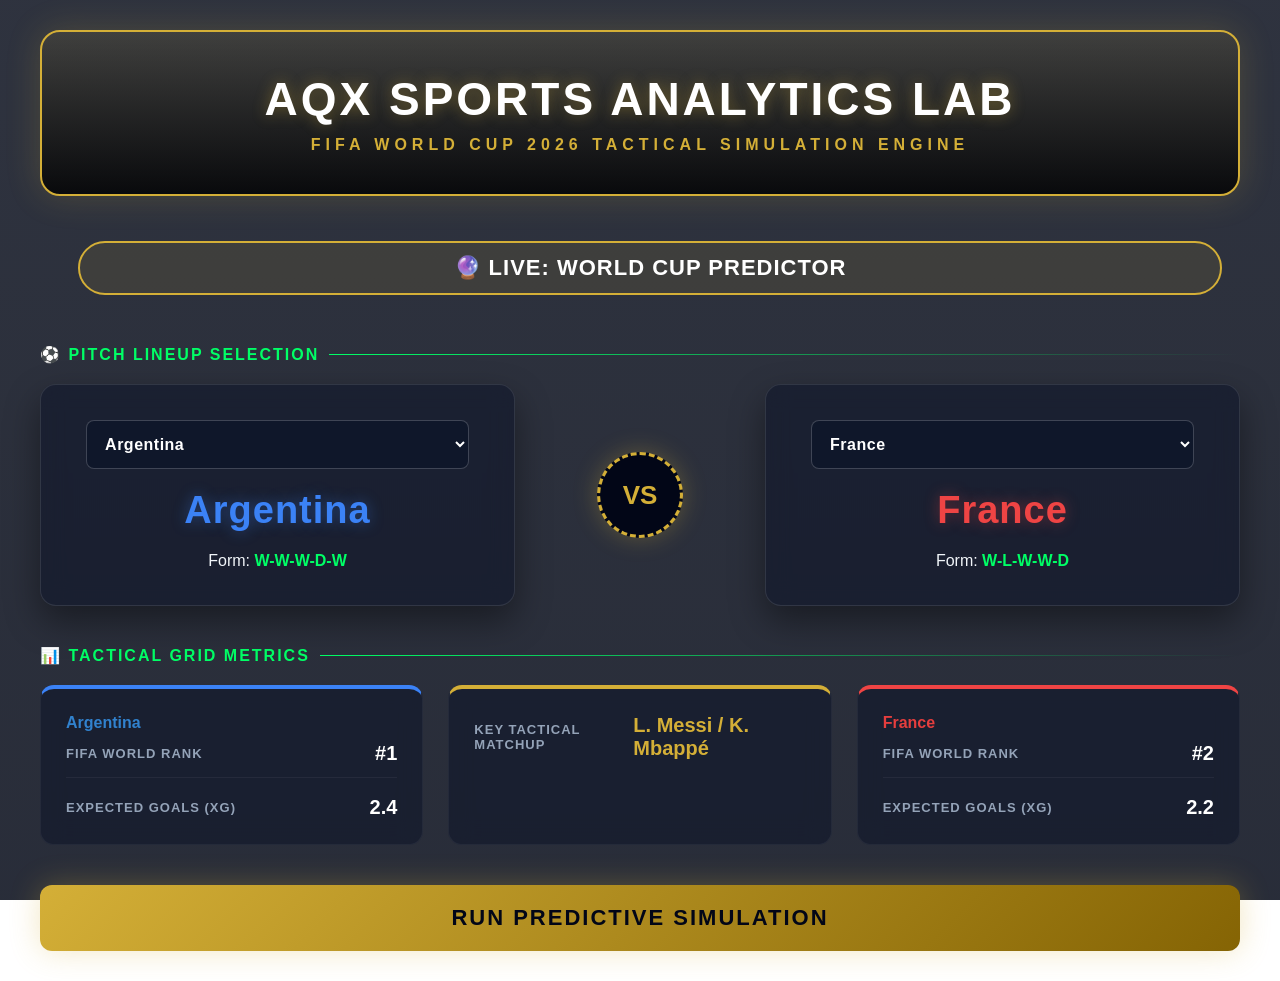
<file: index.html>
<!DOCTYPE html>
<html lang="en">
<head>
    <meta charset="UTF-8">
    <meta name="viewport" content="width=device-width, initial-scale=1.0">
    <title>AQX Sports Analytics - FIFA World Cup Arena</title>
    <style>
        body {
            font-family: 'Cabinet Grotesk', -apple-system, sans-serif;
            font-size: 16px;
            background: linear-gradient(-45deg, #020617, #0f172a, #062f19, #020617);
            background-image: linear-gradient(to bottom, rgba(10, 15, 29, 0.85), rgba(10, 15, 29, 0.95)),
            url('https://images.pexels.com/photos/1884574/pexels-photo-1884574.jpeg');
            background-size: 400% 400%;
            animation: gradientAnimation 100s ease infinite;
            background-attachment: fixed;
            color: #f1f5f9;
            margin: 0;
            padding: 30px;
            min-height: 100vh;
            overflow-x: hidden;
        }

        @keyframes gradientAnimation {
            0% { background-position: 0% 50%; }
            50% { background-position: 100% 50%; }
            100% { background-position: 0% 50%; }
        }

        .container {
            max-width: 1200px;
            margin: 0 auto;
            position: relative;
            z-index: 1;
        }

        .header-box {
            background: linear-gradient(180deg, rgba(212, 175, 55, 0.1) 0%, rgba(0, 0, 0, 0.8) 100%);
            border: 2px solid #d4af37;
            padding: 40px;
            border-radius: 20px;
            margin-bottom: 35px;
            text-align: center;
            box-shadow: 0 0 35px rgba(212, 175, 55, 0.2);
            position: relative;
            overflow: hidden;
        }

        .predictorbox {
            text-align: center;
            margin-bottom: 25px;
            padding: 10px;
            font-size: 22px;
            font-weight: 900;
            letter-spacing: 2px;
            border-radius: 12px;
            width: 100%;
        }

        .predictorbox a {
            display: inline-block;
            text-decoration: none;
            border: 2px solid #d4af37;
            border-radius: 50px;
            padding: 12px 30px;
            text-align: center;
            color: #ffffff;
            background: rgba(212, 175, 55, 0.1);
            font-weight: 700;
            letter-spacing: 1px;
            transition: all 0.3s ease;
            cursor: pointer;
            width: 90%;
            animation: unmissableGlow 2.5s infinite ease-in-out;
        }

        .predictorbox a:hover {
            background-color: #d4af37;
            color: #000000;
            box-shadow: 0 0 30px #d4af37;
            transform: translateY(-3px) scale(1.05);
            animation-play-state: paused;
        }

        @keyframes unmissableGlow {
            0% {
                box-shadow: 0 0 5px rgba(212, 175, 55, 0.2);
                border-color: #d4af37;
            }
            50% {
                box-shadow: 0 0 25px rgba(212, 175, 55, 0.8), inset 0 0 10px rgba(212, 175, 55, 0.3);
                border-color: #fef08a;
                transform: scale(1.02);
            }
            100% {
                box-shadow: 0 0 5px rgba(212, 175, 55, 0.2);
                border-color: #d4af37;
            }
        }

        .header-box::before {
            content: '';
            position: absolute;
            top: 0; left: 0; right: 0; bottom: 0;
            background: linear-gradient(90deg, transparent 49%, rgba(212, 175, 55, 0.03) 50%, transparent 51%);
            background-size: 40px 40px;
        }

        .header-trophy {
            width: 60px;
            height: auto;
            margin-bottom: 15px;
            filter: drop-shadow(0 0 10px rgba(212, 175, 55, 0.6));
        }

        .header-box h1 {
            margin: 0;
            font-size: 46px;
            font-weight: 900;
            letter-spacing: 3px;
            color: #ffffff;
            text-shadow: 0 0 15px rgba(212, 175, 55, 0.4);
        }

        .header-box p {
            margin: 10px 0 0 0;
            color: #d4af37;
            font-size: 16px;
            letter-spacing: 5px;
            text-transform: uppercase;
            font-weight: 700;
        }

        .section-title {
            font-size: 16px;
            font-weight: 800;
            letter-spacing: 2px;
            margin: 40px 0 20px 0;
            color: #00ff66;
            text-transform: uppercase;
            display: flex;
            align-items: center;
            gap: 10px;
        }

        .section-title::after {
            content: '';
            flex: 1;
            height: 1px;
            background: linear-gradient(90deg, #00ff66, transparent);
        }

        .matchup-container {
            display: grid;
            grid-template-columns: 5fr 2fr 5fr;
            gap: 30px;
            align-items: center;
        }

        .team-card {
            background: rgba(15, 23, 42, 0.6);
            padding: 35px;
            border-radius: 16px;
            border: 1px solid rgba(255, 255, 255, 0.1);
            text-align: center;
            backdrop-filter: blur(12px);
            box-shadow: 0 15px 35px rgba(0,0,0,0.4);
            transition: all 0.3s ease;
        }

        .team-card:hover {
            border-color: #00ff66;
            box-shadow: 0 15px 40px rgba(0, 255, 102, 0.15);
        }

        .team-card h2 {
            margin: 20px 0;
            font-size: 38px;
            font-weight: 900;
            letter-spacing: 1px;
        }

        .team-a-accent { color: #3b82f6; text-shadow: 0 0 15px rgba(59,130,246,0.4); }
        .team-b-accent { color: #ef4444; text-shadow: 0 0 15px rgba(239,68,68,0.4); }
        
        .team-form-highlight {
            color: #00ff66;
            font-weight: bold;
        }

        .vs-circle {
            background: #020617;
            border: 3px dashed #d4af37;
            color: #d4af37;
            width: 80px;
            height: 80px;
            border-radius: 50%;
            display: flex;
            align-items: center;
            justify-content: center;
            font-size: 26px;
            font-weight: 900;
            margin: 0 auto;
            box-shadow: 0 0 25px rgba(212, 175, 55, 0.3);
        }

        select {
            background-color: #0f172a;
            color: #ffffff;
            border: 1px solid rgba(255, 255, 255, 0.2);
            padding: 14px;
            border-radius: 8px;
            width: 95%;
            font-size: 16px;
            font-weight: 700;
            outline: none;
            cursor: pointer;
            letter-spacing: 0.5px;
            transition: all 0.2s;
        }

        select:focus {
            border-color: #00ff66;
            box-shadow: 0 0 10px rgba(0, 255, 102, 0.3);
        }

        .matrix-grid {
            display: grid;
            grid-template-columns: repeat(3, 1fr);
            gap: 25px;
        }

        .metric-card {
            background: rgba(15, 23, 42, 0.6);
            padding: 25px;
            border-radius: 14px;
            border: 1px solid rgba(255, 255, 255, 0.05);
            border-top: 4px solid #3b82f6;
            backdrop-filter: blur(12px);
        }

        .metric-card.center-card {
            border-top-color: #d4af37;
        }

        .metric-card.right-card {
            border-top-color: #ef4444;
        }

        .metric-row {
            display: flex;
            justify-content: space-between;
            align-items: center;
            margin-bottom: 18px;
            padding-bottom: 12px;
            border-bottom: 1px solid rgba(255, 255, 255, 0.05);
        }

        .metric-row:last-child {
            margin-bottom: 0;
            padding-bottom: 0;
            border-bottom: none;
        }

        .metric-label {
            font-size: 13px;
            color: #94a3b8;
            font-weight: 600;
            text-transform: uppercase;
            letter-spacing: 1px;
        }

        .metric-value {
            font-size: 20px;
            font-weight: 800;
            color: #ffffff;
        }

        .tactical-star-color {
            color: #d4af37;
        }

        .simulate-btn {
            background: linear-gradient(135deg, #d4af37 0%, #856404 100%);
            color: #020617;
            border: none;
            padding: 20px;
            font-size: 22px;
            font-weight: 900;
            letter-spacing: 2px;
            border-radius: 12px;
            width: 100%;
            cursor: pointer;
            margin-top: 40px;
            box-shadow: 0 0 30px rgba(212, 175, 55, 0.3);
            transition: all 0.3s ease;
            text-transform: uppercase;
        }

        .simulate-btn:hover {
            transform: translateY(-2px);
            box-shadow: 0 0 45px rgba(212, 175, 55, 0.6);
        }

        .prediction-panel {
            background: rgba(15, 23, 42, 0.85);
            padding: 40px;
            border-radius: 20px;
            border: 2px solid #d4af37;
            margin-top: 40px;
            display: none;
            box-shadow: 0 20px 50px rgba(0, 0, 0, 0.5);
            backdrop-filter: blur(12px);
        }

        .prediction-panel h3 {
            margin: 0 0 30px 0;
            color: #d4af37;
            font-size: 26px;
            font-weight: 900;
            letter-spacing: 1px;
        }

        .progress-wrapper {
            margin-bottom: 25px;
        }

        .progress-header {
            display: flex;
            justify-content: space-between;
            font-size: 16px;
        }

        .weight-800 {
            font-weight: 800;
        }

        .color-win-a { color: #3b82f6; }
        .color-draw { color: #34d399; }
        .color-win-b { color: #ef4444; }

        .bar-container {
            background-color: #020617;
            border-radius: 12px;
            height: 28px;
            width: 100%;
            margin-top: 10px;
            overflow: hidden;
            border: 1px solid rgba(255, 255, 255, 0.05);
        }

        .bar-fill {
            height: 100%;
            width: 0%;
            transition: width 1s cubic-bezier(0.1, 0.8, 0.2, 1);
        }

        .fill-win-a { background-color: #3b82f6; box-shadow: 0 0 10px #3b82f6; }
        .fill-draw { background-color: #34d399; box-shadow: 0 0 10px #34d399; }
        .fill-win-b { background-color: #ef4444; box-shadow: 0 0 10px #ef4444; }

        .insight-box {
            background-color: rgba(212, 175, 55, 0.05);
            border-left: 5px solid #d4af37;
            border-top: 1px solid rgba(255, 255, 255, 0.05);
            border-right: 1px solid rgba(255, 255, 255, 0.05);
            border-bottom: 1px solid rgba(255, 255, 255, 0.05);
            padding: 22px;
            border-radius: 0 12px 12px 0;
            margin-top: 30px;
            color: #34d399;
            font-size: 16px;
            line-height: 1.6;
        }
    </style>
</head>
<body>

<div class="container">
    <div class="header-box">
        <h1>AQX SPORTS ANALYTICS LAB</h1>
        <p>FIFA World Cup 2026 Tactical Simulation Engine</p>
    </div>
    
    <div class="predictorbox">
        <a href="predictor.html">🔮 LIVE: WORLD CUP PREDICTOR</a>
    </div>
    
    <div class="section-title">⚽ Pitch Lineup Selection</div>
    <div class="matchup-container">
        <div class="team-card">
            <select id="teamASelect" onchange="handleSelection()"></select>
            <h2 id="teamAName" class="team-a-accent">-</h2>
            <div id="teamAForm">-</div>
        </div>
        
        <div>
            <div class="vs-circle">VS</div>
        </div>
        
        <div class="team-card">
            <select id="teamBSelect" onchange="handleSelection()"></select>
            <h2 id="teamBName" class="team-b-accent">-</h2>
            <div id="teamBForm">-</div>
        </div>
    </div>

    <div class="section-title">📊 Tactical Grid Metrics</div>

    <div class="matrix-grid">
        <div class="metric-card">
            <h4 id="metricHeadA" style="margin: 0 0 10px 0; color: #3182ce;">-</h4>
            <div class="metric-row">
                <div class="metric-label">FIFA World Rank</div>
                <div class="metric-value" id="rankA">-</div>
            </div>
            <div class="metric-row">
                <div class="metric-label">Expected Goals (xG)</div>
                <div class="metric-value" id="xgA">-</div>
            </div>
        </div>

        <div class="metric-card center-card">
            <div class="metric-row">
                <div class="metric-label">Key Tactical Matchup</div>
                <div class="metric-value tactical-star-color" id="tacticalMatch">-</div>
            </div>
        </div>

        <div class="metric-card right-card">
            <h4 id="metricHeadB" style="margin: 0 0 10px 0; color: #e53e3e;">-</h4>
            <div class="metric-row">
                <div class="metric-label">FIFA World Rank</div>
                <div class="metric-value" id="rankB">-</div>
            </div>
            <div class="metric-row">
                <div class="metric-label">Expected Goals (xG)</div>
                <div class="metric-value" id="xgB">-</div>
            </div>
        </div>
    </div>

    <button class="simulate-btn" onclick="triggerPythonAPI()">RUN PREDICTIVE SIMULATION</button>

    <div id="errorPanel" style="display: none; background: rgba(220, 38, 38, 0.2); border: 1px solid #dc2626; color: #fca5a5; padding: 15px; margin: 20px 0; border-radius: 8px; font-size: 14px; text-align: center; font-weight: 700;"></div>

    <div id="predictionPanel" class="prediction-panel">
        <h3>📊 AQX Engine Probability Output</h3>
        
        <div class="progress-wrapper">
            <div class="progress-header">
                <span id="labelWinA" class="weight-800">-</span>
                <span id="valWinA" class="color-win-a weight-800">-</span>
            </div>
            <div class="bar-container">
                <div id="barWinA" class="bar-fill fill-win-a"></div>
            </div>
        </div>

        <div class="progress-wrapper">
            <div class="progress-header">
                <span class="weight-800">Tactical Draw Probability</span>
                <span id="valDraw" class="color-draw weight-800">-</span>
            </div>
            <div class="bar-container">
                <div id="barDraw" class="bar-fill fill-draw"></div>
            </div>
        </div>

        <div class="progress-wrapper">
            <div class="progress-header">
                <span id="labelWinB" class="weight-800">-</span>
                <span id="valWinB" class="color-win-b weight-800">-</span>
            </div>
            <div class="bar-container">
                <div id="barWinB" class="bar-fill fill-win-b"></div>
            </div>
        </div>

        <div id="analyticsSection" style="margin-top:30px; display:none; background:rgba(15, 23, 42, 0.6); backdrop-filter: blur(12px); border: 1px solid rgba(255, 255, 255, 0.05); padding:25px; border-radius:14px; color:#fff;">
            <h3>📊 Advanced Sports Analytics Dashboard</h3>
            
            <div style="margin-bottom:20px;">
                <label style="font-weight:700; color:#94a3b8; text-transform:uppercase; font-size:13px; letter-spacing:0.5px;">Squad Valuation Comparison:</label>
                <div style="display:flex; justify-content:space-between; margin-bottom:8px; margin-top:5px;">
                    <span id="labelValA" style="font-weight:600;">Team A</span>
                    <span id="labelValB" style="font-weight:600;">Team B</span>
                </div>
                <div style="background:#020617; height:20px; border-radius:10px; overflow:hidden; display:flex; border: 1px solid rgba(255,255,255,0.05);">
                    <div id="mapValA" style="background:#3182ce; width:50%; transition:width 0.5s;"></div>
                    <div id="mapValB" style="background:#e53e3e; width:50%; transition:width 0.5s;"></div>
                </div>
                <p style="font-size:13px; color:#94a3b8; margin-top:8px;">Economic Disparity Gap: <span id="economicGap" style="color:#ffffff; font-weight:bold;">0</span></p>
            </div>

            <div style="margin-bottom:15px;">
                <label style="font-weight:700; color:#94a3b8; text-transform:uppercase; font-size:13px; letter-spacing:0.5px;">Attacking Output Map (Last 4 Years Goals):</label>
                <div style="display:flex; height:140px; align-items:flex-end; gap:20px; padding:10px 0; border-bottom:1px solid rgba(255,255,255,0.05);">
                    <div style="display:flex; flex-direction:column; align-items:center; width:50%;">
                        <div id="barGoalsA" style="background:#3182ce; width:45px; height:0px; transition:height 0.5s; border-radius:6px 6px 0 0; box-shadow: 0 0 15px rgba(49,130,206,0.3);"></div>
                        <span id="txtGoalsA" style="font-size:13px; margin-top:8px; font-weight:600; text-align:center;">0</span>
                    </div>
                    <div style="display:flex; flex-direction:column; align-items:center; width:50%;">
                        <div id="barGoalsB" style="background:#e53e3e; width:45px; height:0px; transition:height 0.5s; border-radius:6px 6px 0 0; box-shadow: 0 0 15px rgba(229,62,62,0.3);"></div>
                        <span id="txtGoalsB" style="font-size:13px; margin-top:8px; font-weight:600; text-align:center;">0</span>
                    </div>
                </div>
            </div>

            <div style="margin-top:25px; padding-top:20px; border-top:1px solid rgba(255,255,255,0.05);">
                <label style="font-weight:700; color:#94a3b8; text-transform:uppercase; font-size:13px; letter-spacing:0.5px;">AI Decision Metric Weights (Gini Importance):</label>
                
                <div style="font-size:13px; margin:10px 0 5px 0; display:flex; justify-content:space-between;">
                    <span>FIFA Rank Impact</span>
                    <span id="pctRank" style="font-weight:700; color:#34d399;">0%</span>
                </div>
                <div style="background:#020617; height:8px; border-radius:4px;"><div id="weightRank" style="background:#34d399; height:100%; width:0%; border-radius:4px; transition:width 0.5s;"></div></div>
                
                <div style="font-size:13px; margin:15px 0 5px 0; display:flex; justify-content:space-between;">
                    <span>Market Value Impact</span>
                    <span id="pctValue" style="font-weight:700; color:#34d399;">0%</span>
                </div>
                <div style="background:#020617; height:8px; border-radius:4px;"><div id="weightValue" style="background:#34d399; height:100%; width:0%; border-radius:4px; transition:width 0.5s;"></div></div>
                
                <div style="font-size:13px; margin:15px 0 5px 0; display:flex; justify-content:space-between;">
                    <span>Goals Trend Impact</span>
                    <span id="pctGoals" style="font-weight:700; color:#34d399;">0%</span>
                </div>
                <div style="background:#020617; height:8px; border-radius:4px;"><div id="weightGoals" style="background:#34d399; height:100%; width:0%; border-radius:4px; transition:width 0.5s;"></div></div>
            </div>

            <div id="insightDeck" class="insight-box" style="margin-top: 20px; padding: 15px; background: rgba(255,255,255,0.02); border-left: 4px solid #34d399;"></div>
        </div>
    </div>
</div>

<script>
const teamDataset = {
    'Argentina': {rank: 1, form: 'W-W-W-D-W', xg: 2.4, h2h: 5, star: 'L. Messi'},
    'France': {rank: 2, form: 'W-L-W-W-D', xg: 2.2, h2h: 4, star: 'K. Mbappé'},
    'Spain': {rank: 3, form: 'W-W-W-W-W', xg: 2.6, h2h: 4, star: 'L. Yamal'},
    'England': {rank: 4, form: 'D-W-W-L-D', xg: 1.9, h2h: 3, star: 'J. Bellingham'},
    'Brazil': {rank: 5, form: 'W-D-L-W-W', xg: 2.0, h2h: 5, star: 'Vinícius Jr.'},
    'Belgium': {rank: 6, form: 'L-W-D-W-L', xg: 1.8, h2h: 3, star: 'K. De Bruyne'},
    'Portugal': {rank: 7, form: 'W-W-W-W-L', xg: 2.5, h2h: 3, star: 'B. Fernandes'},
    'Netherlands': {rank: 8, form: 'W-D-W-L-W', xg: 2.1, h2h: 3, star: 'V. van Dijk'},
    'Italy': {rank: 9, form: 'W-D-W-W-L', xg: 1.7, h2h: 4, star: 'N. Barella'},
    'Colombia': {rank: 10, form: 'W-W-L-W-D', xg: 1.9, h2h: 2, star: 'L. Díaz'},
    'Germany': {rank: 11, form: 'W-W-D-W-W', xg: 2.1, h2h: 4, star: 'F. Wirtz'},
    'Croatia': {rank: 12, form: 'D-W-L-D-W', xg: 1.6, h2h: 3, star: 'L. Modrić'},
    'Morocco': {rank: 13, form: 'D-W-L-W-D', xg: 1.4, h2h: 2, star: 'A. Hakimi'},
    'Uruguay': {rank: 14, form: 'L-W-D-W-L', xg: 1.8, h2h: 3, star: 'F. Valverde'},
    'Japan': {rank: 15, form: 'W-W-W-D-W', xg: 2.0, h2h: 2, star: 'K. Mitoma'},
    'USA': {rank: 16, form: 'D-L-W-W-D', xg: 1.6, h2h: 3, star: 'C. Pulisic'},
    'Mexico': {rank: 17, form: 'W-D-L-D-W', xg: 1.5, h2h: 3, star: 'S. Giménez'},
    'Senegal': {rank: 18, form: 'W-W-D-L-W', xg: 1.6, h2h: 2, star: 'S. Mané'},
    'Iran': {rank: 19, form: 'W-W-D-W-L', xg: 1.7, h2h: 1, star: 'M. Taremi'},
    'Denmark': {rank: 20, form: 'D-L-W-D-W', xg: 1.5, h2h: 2, star: 'C. Eriksen'},
    'South Korea': {rank: 22, form: 'W-D-W-W-D', xg: 1.8, h2h: 2, star: 'Heung-min Son'},
    'Australia': {rank: 24, form: 'D-W-W-L-D', xg: 1.4, h2h: 2, star: 'J. Irvine'},
    'Ukraine': {rank: 25, form: 'W-L-D-W-W', xg: 1.6, h2h: 1, star: 'A. Dovbyk'},
    'Austria': {rank: 26, form: 'W-W-L-W-D', xg: 1.7, h2h: 2, star: 'D. Alaba'},
    'Sweden': {rank: 28, form: 'W-W-D-L-W', xg: 1.8, h2h: 2, star: 'V. Gyökeres'},
    'Poland': {rank: 30, form: 'L-W-D-L-D', xg: 1.3, h2h: 2, star: 'R. Lewandowski'},
    'Hungary': {rank: 32, form: 'D-W-L-W-W', xg: 1.4, h2h: 1, star: 'D. Szoboszlai'},
    'Nigeria': {rank: 36, form: 'W-L-D-W-L', xg: 1.5, h2h: 2, star: 'V. Osimhen'},
    'Ecuador': {rank: 38, form: 'W-D-W-L-D', xg: 1.4, h2h: 2, star: 'M. Caicedo'},
    'Peru': {rank: 42, form: 'L-D-W-L-D', xg: 1.1, h2h: 2, star: 'L. Advíncula'},
    'Chile': {rank: 43, form: 'L-L-W-D-L', xg: 1.2, h2h: 2, star: 'A. Sanchez'},
    'Canada': {rank: 45, form: 'D-W-L-W-D', xg: 1.5, h2h: 1, star: 'A. Davies'},
    'Egypt': {rank: 46, form: 'W-W-D-W-L', xg: 1.6, h2h: 2, star: 'M. Salah'},
    'Cameroon': {rank: 49, form: 'D-W-L-D-W', xg: 1.3, h2h: 2, star: 'B. Mbeumo'},
    'Ivory Coast': {rank: 50, form: 'W-D-W-W-L', xg: 1.5, h2h: 2, star: 'S. Adingra'},
    'Costa Rica': {rank: 52, form: 'L-W-D-L-W', xg: 1.1, h2h: 1, star: 'M. Ugalde'},
    'Saudi Arabia': {rank: 53, form: 'W-L-D-W-D', xg: 1.3, h2h: 1, star: 'S. Al-Dawsari'},
    'Mali': {rank: 54, form: 'D-W-W-L-D', xg: 1.2, h2h: 1, star: 'Y. Bissouma'},
    'Qatar': {rank: 56, form: 'W-W-L-D-W', xg: 1.4, h2h: 1, star: 'A. Afif'},
    'Panama': {rank: 58, form: 'W-L-W-D-L', xg: 1.2, h2h: 1, star: 'A. Carrasquilla'},
    'Ghana': {rank: 60, form: 'D-L-W-W-L', xg: 1.3, h2h: 2, star: 'M. Kudus'},
    'Iraq': {rank: 62, form: 'W-W-D-L-W', xg: 1.4, h2h: 1, star: 'A. Hussein'},
    'Jamaica': {rank: 63, form: 'L-W-D-W-D', xg: 1.1, h2h: 1, star: 'L. Bailey'},
    'South Africa': {rank: 65, form: 'W-D-L-W-D', xg: 1.2, h2h: 1, star: 'P. Tau'},
    'Uzbekistan': {rank: 66, form: 'W-W-D-W-L', xg: 1.3, h2h: 1, star: 'E. Shomurodov'},
    'Oman': {rank: 70, form: 'L-W-D-L-W', xg: 1.0, h2h: 1, star: 'S. Al-Yahyaei'},
    'New Zealand': {rank: 85, form: 'W-D-W-L-D', xg: 1.1, h2h: 1, star: 'C. Wood'},
    'Fiji': {rank: 145, form: 'L-D-L-W-D', xg: 0.8, h2h: 0, star: 'R. Krishna'}
};

const selA = document.getElementById('teamASelect');
const selB = document.getElementById('teamBSelect');

Object.keys(teamDataset).forEach((team, idx) => {
    let oA = document.createElement('option');
    oA.value = team; oA.innerText = team;
    selA.appendChild(oA);

    let oB = document.createElement('option');
    oB.value = team; oB.innerText = team;
    if(idx === 1) oB.selected = true;
    selB.appendChild(oB);
});

function handleSelection() {
    const tA = selA.value;
    const tB = selB.value;

    document.getElementById('teamAName').innerText = tA;
    document.getElementById('teamBName').innerText = tB;
    document.getElementById('metricHeadA').innerText = tA;
    document.getElementById('metricHeadB').innerText = tB;
    
    document.getElementById('teamAForm').innerHTML = `Form: <span class="team-form-highlight">${teamDataset[tA].form}</span>`;
    document.getElementById('teamBForm').innerHTML = `Form: <span class="team-form-highlight">${teamDataset[tB].form}</span>`;

    document.getElementById('rankA').innerText = `#${teamDataset[tA].rank}`;
    document.getElementById('xgA').innerText = teamDataset[tA].xg;
    document.getElementById('rankB').innerText = `#${teamDataset[tB].rank}`;
    document.getElementById('xgB').innerText = teamDataset[tB].xg;
    document.getElementById('tacticalMatch').innerText = `${teamDataset[tA].star} / ${teamDataset[tB].star}`;

    document.getElementById('predictionPanel').style.display = 'none';
    document.getElementById('errorPanel').style.display = 'none';
}

function renderUIElements(tA, tB, data) {
    const panel = document.getElementById('predictionPanel');
    
    document.getElementById('labelWinA').innerText = `${tA} Victory Probability`;
    document.getElementById('valWinA').innerText = `${data.winA}%`;
    document.getElementById('barWinA').style.width = `${data.winA}%`;

    document.getElementById('valDraw').innerText = `${data.draw}%`;
    document.getElementById('barDraw').style.width = `${data.draw}%`;

    document.getElementById('labelWinB').innerText = `${tB} Victory Probability`;
    document.getElementById('valWinB').innerText = `${data.winB}%`;
    document.getElementById('barWinB').style.width = `${data.winB}%`;

    document.getElementById('analyticsSection').style.display = 'block';

    document.getElementById('labelValA').innerText = `${tA}: ${data.analytics.teamA_val}`;
    document.getElementById('labelValB').innerText = `${tB}: ${data.analytics.teamB_val}`;
    document.getElementById('economicGap').innerText = data.analytics.financial_gap;

    let vA = parseFloat(data.analytics.teamA_val) || 0;
    let vB = parseFloat(data.analytics.teamB_val) || 0;
    let totalVal = (vA + vB) || 1;
    document.getElementById('mapValA').style.width = `${(vA / totalVal) * 100}%`;
    document.getElementById('mapValB').style.width = `${(vB / totalVal) * 100}%`;

    let gA = parseInt(data.analytics.goalsA) || 0;
    let gB = parseInt(data.analytics.goalsB) || 0;
    let maxGoals = Math.max(gA, gB, 1);
    document.getElementById('barGoalsA').style.height = `${(gA / maxGoals) * 80}px`;
    document.getElementById('barGoalsB').style.height = `${(gB / maxGoals) * 80}px`;
    document.getElementById('txtGoalsA').innerText = `${tA} (${gA} Goals)`;
    document.getElementById('txtGoalsB').innerText = `${tB} (${gB} Goals)`;

    document.getElementById('pctRank').innerText = `${data.analytics.importance_rank}%`;
    document.getElementById('weightRank').style.width = `${data.analytics.importance_rank}%`;
    document.getElementById('pctValue').innerText = `${data.analytics.importance_value}%`;
    document.getElementById('weightValue').style.width = `${data.analytics.importance_value}%`;
    document.getElementById('pctGoals').innerText = `${data.analytics.importance_goals}%`;
    document.getElementById('weightGoals').style.width = `${data.analytics.importance_goals}%`;
    
    if(document.getElementById('winA-display')) document.getElementById('winA-display').innerText = data.winA + '%';
    if(document.getElementById('draw-display')) document.getElementById('draw-display').innerText = data.draw + '%';
    if(document.getElementById('winB-display')) document.getElementById('winB-display').innerText = data.winB + '%';
    if(document.getElementById('insight-text')) document.getElementById('insight-text').innerText = data.insight;
    
    document.getElementById('insightDeck').innerHTML = `⚽ <b>Tactical Breakdown:</b> ${data.insight}`;
    panel.style.display = 'block';
}

function generateFallbackData(tA, tB) {
    let rA = teamDataset[tA].rank;
    let rB = teamDataset[tB].rank;
    
    let baseA = 45.0;
    let baseB = 40.0;
    
    if (rA < rB) {
        baseA += 3.5;
        baseB -= 3.5;
    } else if (rB < rA) {
        baseB += 3.5;
        baseA -= 3.5;
    }
    
    let baseD = 100.0 - baseA - baseB;
    
    let mockValA = Math.round((800 - (rA * 5)) * 1.3);
    let mockValB = Math.round((800 - (rB * 5)) * 1.3);
    if(mockValA < 40) mockValA = 45;
    if(mockValB < 40) mockValB = 42;
    
    let gap = Math.abs(mockValA - mockValB);
    
    let fallback = {
        'winA': Math.round(baseA * 10) / 10,
        'draw': Math.round(baseD * 10) / 10,
        'winB': Math.round(baseB * 10) / 10,
        'insight': `Local Client Calculation Mode: Analytical matrix indicates a highly optimized matchup profile. ${tA} holding steady squad infrastructure relative to tactical counters deployed by ${tB}.`,
        'analytics': {
            'teamA_val': `${mockValA}M EUR`,
            'teamB_val': `${mockValB}M EUR`,
            'financial_gap': `${gap}M EUR`,
            'importance_rank': 33.3,
            'importance_value': 41.2,
            'importance_goals': 25.5,
            'goalsA': Math.round(teamDataset[tA].xg * 7),
            'goalsB': Math.round(teamDataset[tB].xg * 7),
            'rankA': rA,
            'rankB': rB
        }
    };
    return fallback;
}

function triggerPythonAPI() {
    const tA = selA.value;
    const tB = selB.value;
    const err = document.getElementById('errorPanel');
    const panel = document.getElementById('predictionPanel');

    if (tA === tB) {
        panel.style.display = 'none';
        err.innerText = "Validation Matchup Error: A squad cannot execute a tactical simulation against itself.";
        err.style.display = 'block';
        return;
    }
    
    err.style.display = 'none';

    fetch('http://127.0.0.1:5000/predict', {
        method: 'POST',
        headers: {
            'Content-Type': 'application/json',
            'Accept': 'application/json'
        },
        body: JSON.stringify({
            teamA: tA, 
            teamB: tB
        })
    })
    .then(response => {
        if (!response.ok) {
            throw new Error('Server returned error status.');
        }
        return response.json();
    })
    .then(data => {
        if (data.error) {
            console.warn("Backend validation constraint intercepted:", data.error);
            let fallback = generateFallbackData(tA, tB);
            renderUIElements(tA, tB, fallback);
            return;
        }
        renderUIElements(tA, tB, data);
    })
    .catch(error => {
        console.log("Flask Server is offline. Initiating Frontend Analytics Engine fallback simulation...");
        let fallback = generateFallbackData(tA, tB);
        renderUIElements(tA, tB, fallback);
    });
}

document.addEventListener("DOMContentLoaded", function() {
    const btn = document.querySelector('button') || document.getElementById('run-btn');
    if(btn) {
        btn.onclick = function(e) {
            e.preventDefault();
            triggerPythonAPI();
        };
    }
    selA.addEventListener('change', handleSelection);
    selB.addEventListener('change', handleSelection);
    handleSelection();
});
</script>
</body>
</html>
</file>
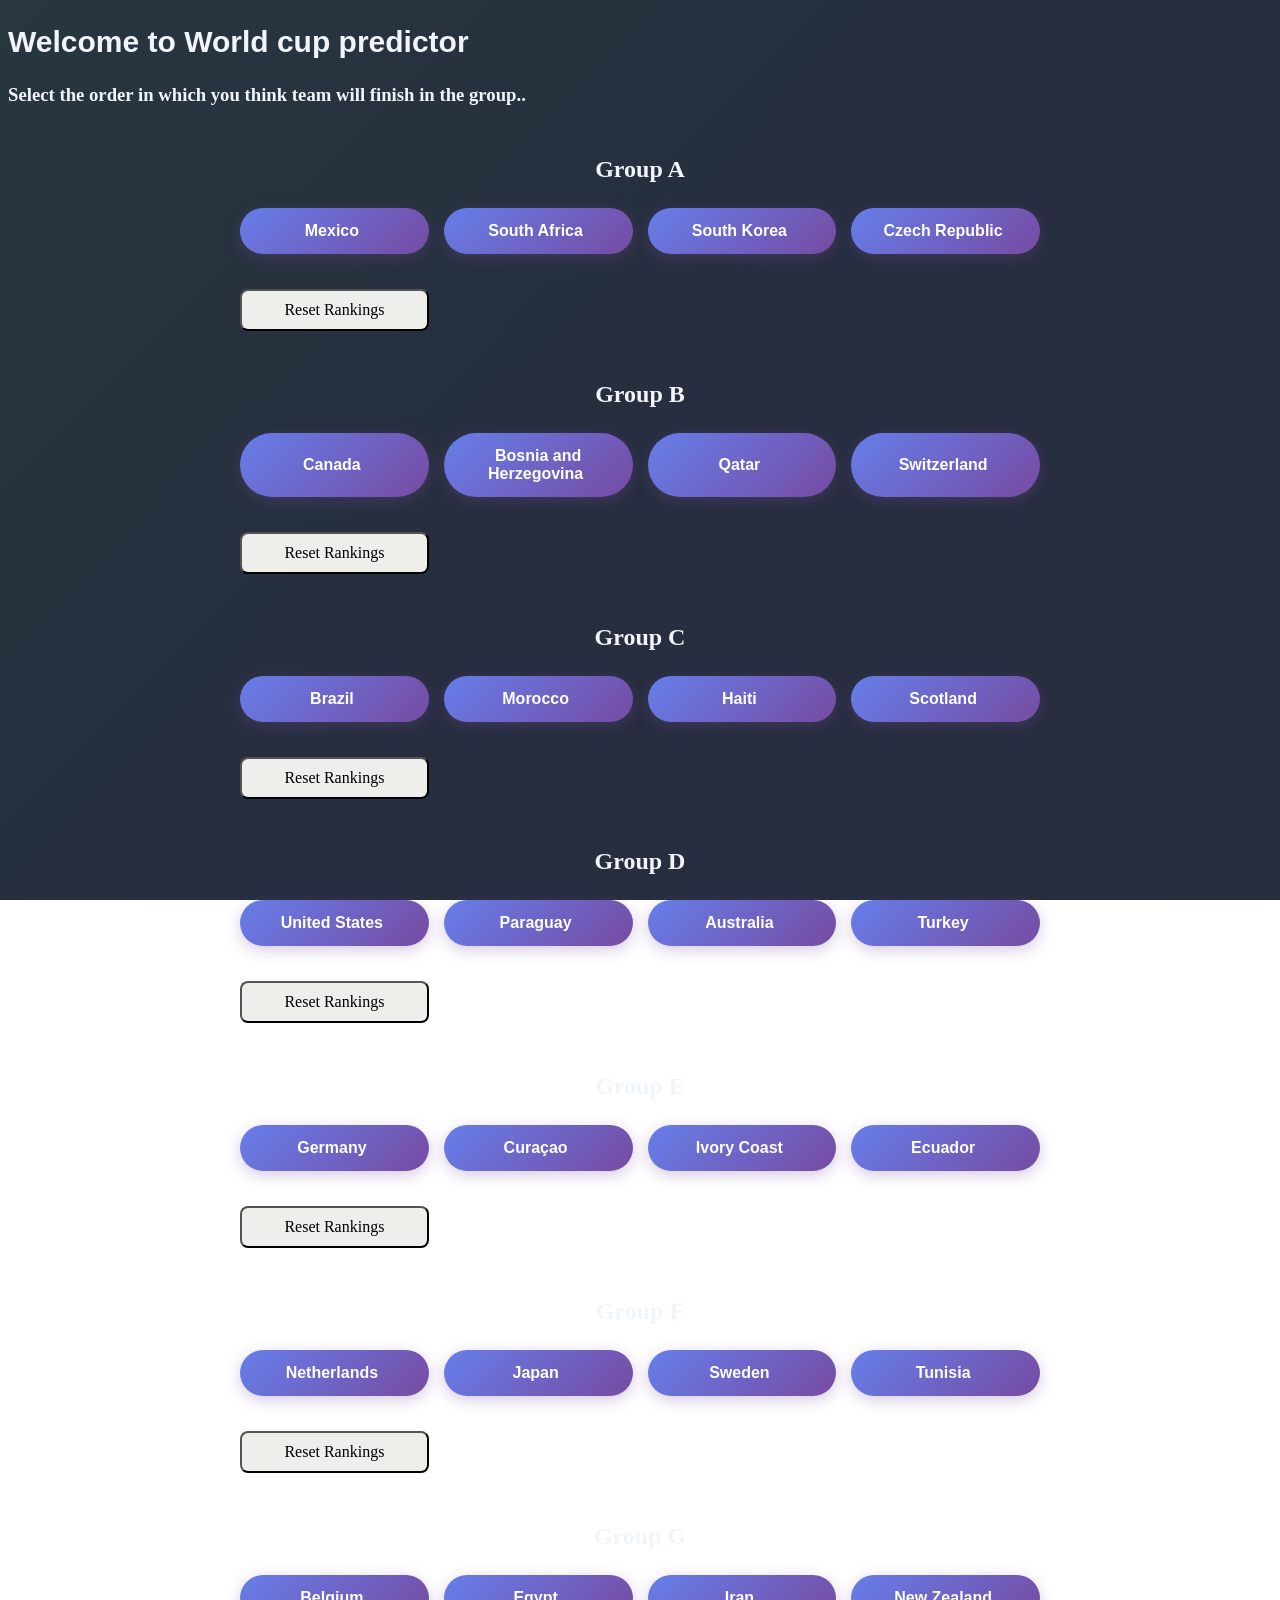
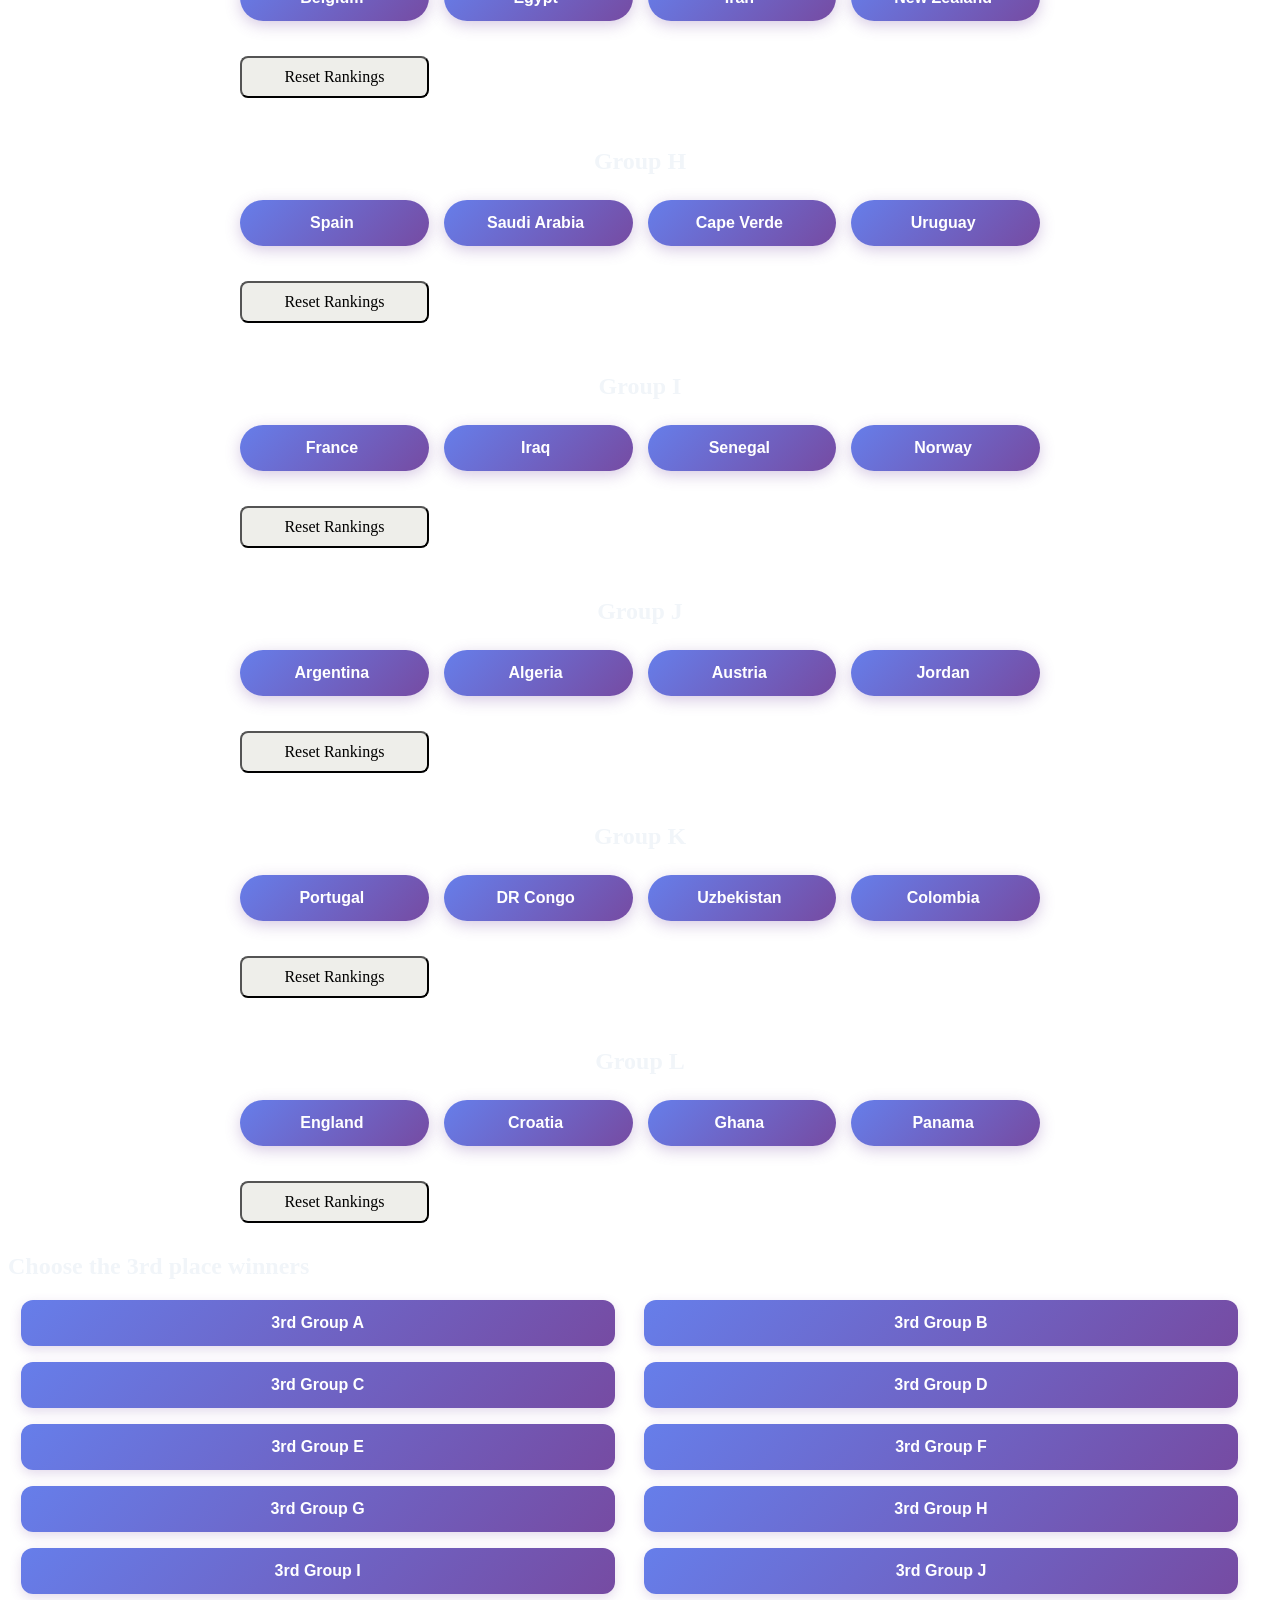
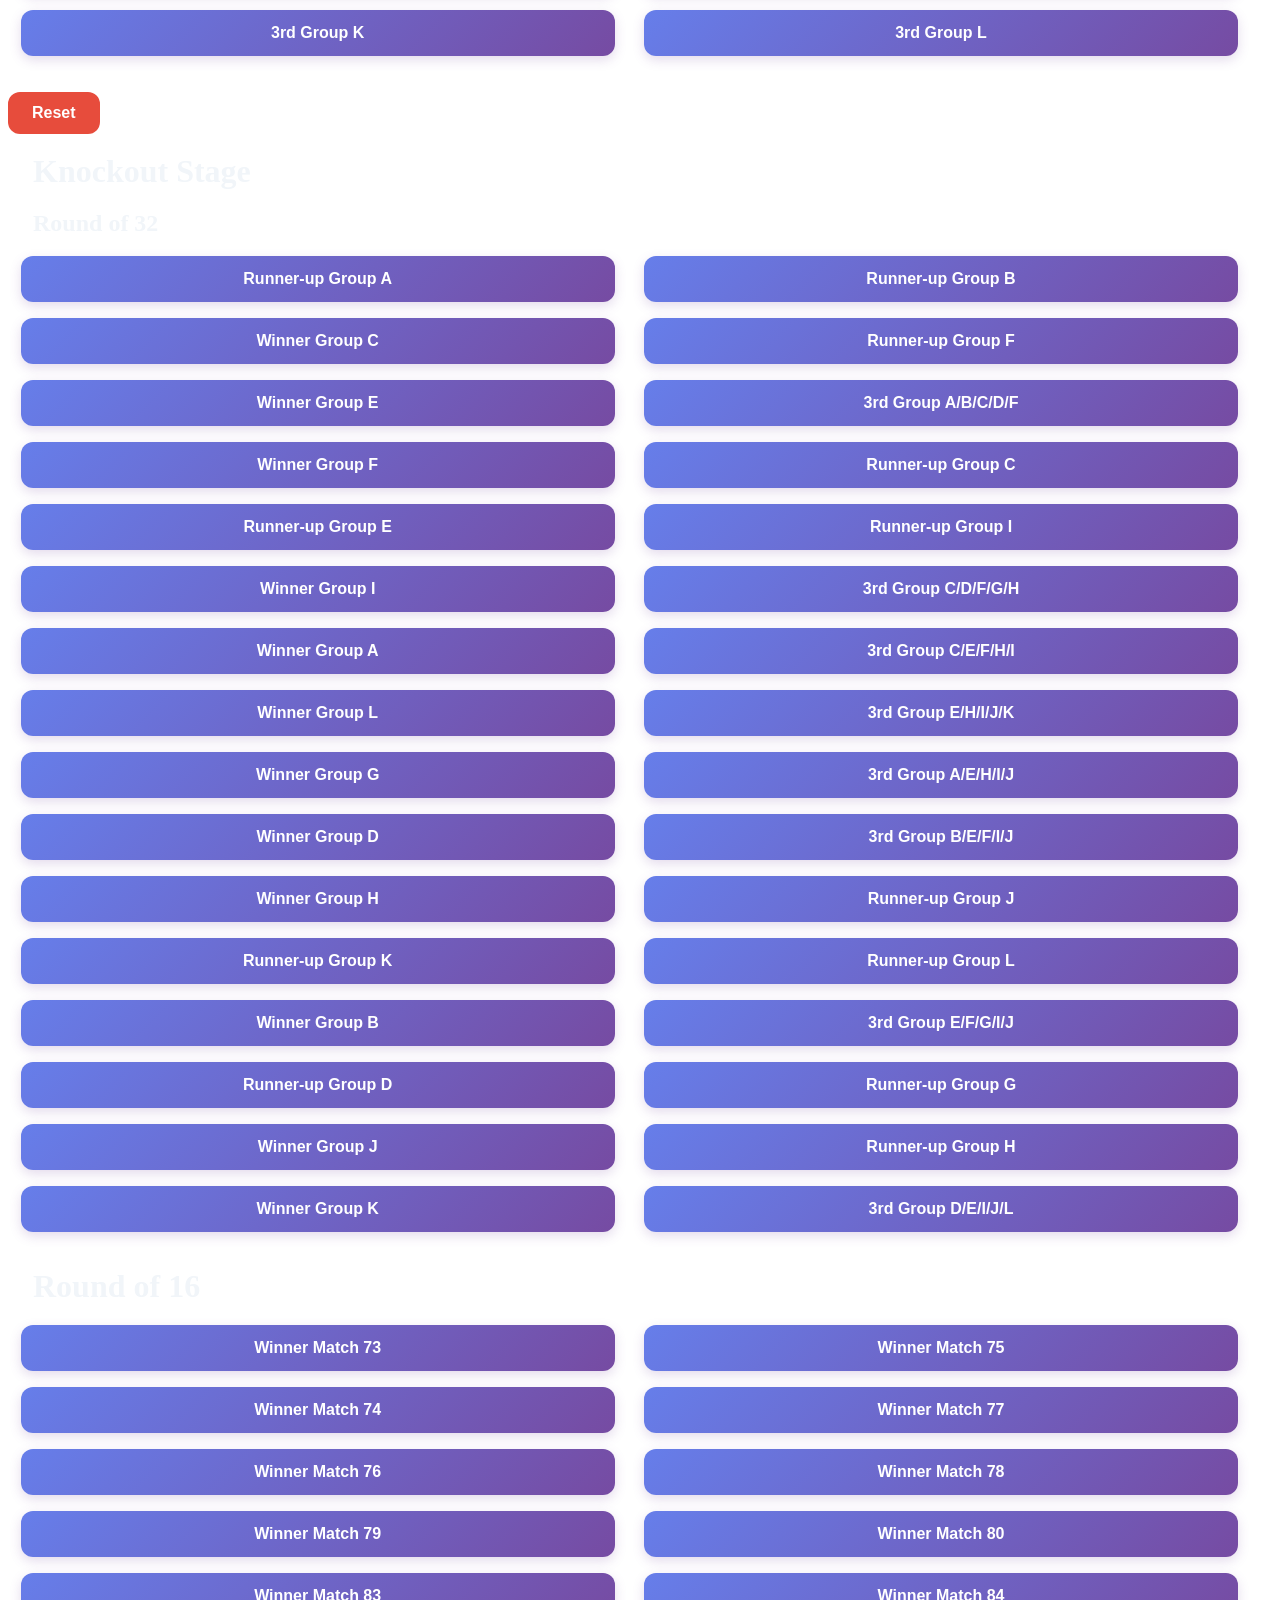
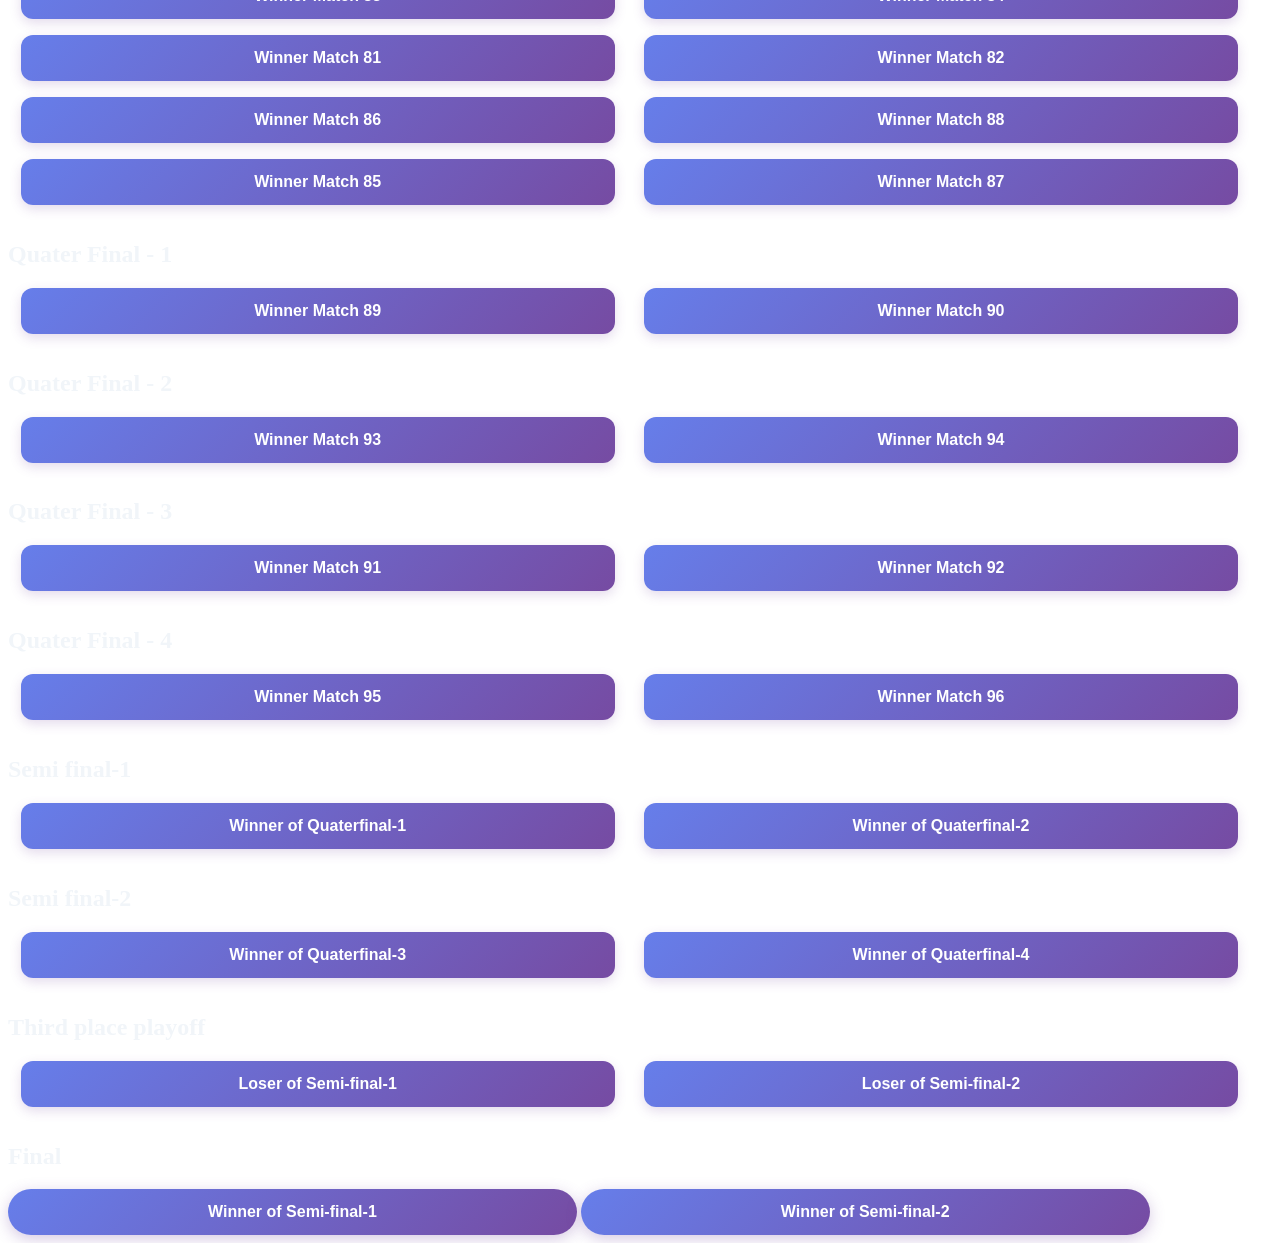
<file: predictor.html>
<!DOCTYPE html>
<html lang="en">
<head>
    <meta charset="UTF-8">
    <meta name="viewport" content="width=device-width, initial-scale=1.0">
    <link rel="stylesheet" href="style.css">
    <title>World cup predictor</title>
</head>
<body>
    <section>
        <div class="section1">
            <h1>Welcome to World cup predictor</h1>
        </div>
        <div class="heading">
        <h3>
            Select the order in which you think team will finish in the group..
        </h3>
        </div>

<div class="g1 group-container">
    <h2>Group A</h2>
    <button id="button7" class="group-btn">Mexico<span class="rank"></span></button>
    <button id="button8" class="group-btn">South Africa<span class="rank"></span></button>
    <button id="button9" class="group-btn">South Korea<span class="rank"></span></button>
    <button id="button10" class="group-btn">Czech Republic<span class="rank"></span></button>
    <button id="resetButton" style="margin-top: 20px; padding: 10px;">Reset Rankings</button>
    <ol id="group1"></ol>
</div>
<div class="g2 group-container">
    <h2>Group B</h2>
    <button id="button11" class="group-btn">Canada<span class="rank"></span></button>
    <button id="button12" class="group-btn">Bosnia and Herzegovina<span class="rank"></span></button>
    <button id="button13" class="group-btn">Qatar<span class="rank"></span></button>
    <button id="button14" class="group-btn">Switzerland<span class="rank"></span></button>
    <button id="resetButton1" style="margin-top: 20px; padding: 10px;">Reset Rankings</button>
    <ol id="group2"></ol>
</div>


<div class="g3 group-container">
    <h2>Group C</h2>
    <button id="button15" class="group-btn">Brazil<span class="rank"></span></button>
    <button id="button16" class="group-btn">Morocco<span class="rank"></span></button>
    <button id="button17" class="group-btn">Haiti<span class="rank"></span></button>
    <button id="button18" class="group-btn">Scotland<span class="rank"></span></button>
    <button id="resetButton2" style="margin-top: 20px; padding: 10px;">Reset Rankings</button>
    <ol id="group3"></ol>
</div>


<div class="g4 group-container">
    <h2>Group D</h2>
    <button id="button19" class="group-btn">United States<span class="rank"></span></button>
    <button id="button20" class="group-btn">Paraguay<span class="rank"></span></button>
    <button id="button21" class="group-btn">Australia<span class="rank"></span></button>
    <button id="button22" class="group-btn">Turkey<span class="rank"></span></button>
    <button id="resetButton3" style="margin-top: 20px; padding: 10px;">Reset Rankings</button>
    <ol id="group4"></ol>
</div>


<div class="g5 group-container">
    <h2>Group E</h2>
    <button id="button23" class="group-btn">Germany<span class="rank"></span></button>
    <button id="button24" class="group-btn">Curaçao<span class="rank"></span></button>
    <button id="button25" class="group-btn">Ivory Coast<span class="rank"></span></button>
    <button id="button26" class="group-btn">Ecuador<span class="rank"></span></button>
    <button id="resetButton4" style="margin-top: 20px; padding: 10px;">Reset Rankings</button>
    <ol id="group5"></ol>
</div>


<div class="g6 group-container">
    <h2>Group F</h2>
    <button id="button27" class="group-btn">Netherlands<span class="rank"></span></button>
    <button id="button28" class="group-btn">Japan<span class="rank"></span></button>
    <button id="button29" class="group-btn">Sweden<span class="rank"></span></button>
    <button id="button30" class="group-btn">Tunisia<span class="rank"></span></button>
    <button id="resetButton5" style="margin-top: 20px; padding: 10px;">Reset Rankings</button>
    <ol id="group6"></ol>
</div>


<div class="g7 group-container">
    <h2>Group G</h2>
    <button id="button31" class="group-btn">Belgium<span class="rank"></span></button>
    <button id="button32" class="group-btn">Egypt<span class="rank"></span></button>
    <button id="button33" class="group-btn">Iran<span class="rank"></span></button>
    <button id="button34" class="group-btn">New Zealand<span class="rank"></span></button>
    <button id="resetButton6" style="margin-top: 20px; padding: 10px;">Reset Rankings</button>
    <ol id="group7"></ol>
</div>


<div class="g8 group-container">
    <h2>Group H</h2>
    <button id="button35" class="group-btn">Spain<span class="rank"></span></button>
    <button id="button36" class="group-btn">Saudi Arabia<span class="rank"></span></button>
    <button id="button37" class="group-btn">Cape Verde<span class="rank"></span></button>
    <button id="button38" class="group-btn">Uruguay<span class="rank"></span></button>
    <button id="resetButton7" style="margin-top: 20px; padding: 10px;">Reset Rankings</button>
    <ol id="group8"></ol>
</div>


<div class="g9 group-container">
    <h2>Group I</h2>
    <button id="button39" class="group-btn">France<span class="rank"></span></button>
    <button id="button40" class="group-btn">Iraq<span class="rank"></span></button>
    <button id="button41" class="group-btn">Senegal<span class="rank"></span></button>
    <button id="button42" class="group-btn">Norway<span class="rank"></span></button>
    <button id="resetButton8" style="margin-top: 20px; padding: 10px;">Reset Rankings</button>
    <ol id="group9"></ol>
</div>


<div class="g10 group-container">
    <h2>Group J</h2>
    <button id="button43" class="group-btn">Argentina<span class="rank"></span></button>
    <button id="button44" class="group-btn">Algeria<span class="rank"></span></button>
    <button id="button45" class="group-btn">Austria<span class="rank"></span></button>
    <button id="button46" class="group-btn">Jordan<span class="rank"></span></button>
    <button id="resetButton9" style="margin-top: 20px; padding: 10px;">Reset Rankings</button>
    <ol id="group10"></ol>
</div>


<div class="g11 group-container">
    <h2>Group K</h2>
    <button id="button47" class="group-btn">Portugal<span class="rank"></span></button>
    <button id="button48" class="group-btn">DR Congo<span class="rank"></span></button>
    <button id="button49" class="group-btn">Uzbekistan<span class="rank"></span></button>
    <button id="button50" class="group-btn">Colombia<span class="rank"></span></button>
    <button id="resetButton10" style="margin-top: 20px; padding: 10px;">Reset Rankings</button>
    <ol id="group11"></ol>
</div>

<div class="g12 group-container">
    <h2>Group L</h2>
    <button id="button51" class="group-btn">England<span class="rank"></span></button>
    <button id="button52" class="group-btn">Croatia<span class="rank"></span></button>
    <button id="button53" class="group-btn">Ghana<span class="rank"></span></button>
    <button id="button54" class="group-btn">Panama<span class="rank"></span></button>
    <button id="resetButton11" style="margin-top: 20px; padding: 10px;">Reset Rankings</button>
    <ol id="group12"></ol>
</div>
<h1>Choose the 3rd place winners</h1>
<div class="T17">
    <button id="n1" class="third-place-selector-btn">3rd Group A</button>
    <button id="n2" class="third-place-selector-btn">3rd Group B</button>
</div>

<div class="T18">
    <button id="n3" class="third-place-selector-btn">3rd Group C</button>
    <button id="n4" class="third-place-selector-btn">3rd Group D</button>
</div>

<div class="T19">
    <button id="n5" class="third-place-selector-btn">3rd Group E</button>
    <button id="n6" class="third-place-selector-btn">3rd Group F</button>
</div>

<div class="T20">
    <button id="n7" class="third-place-selector-btn">3rd Group G</button>
    <button id="n8" class="third-place-selector-btn">3rd Group H</button>
</div>

<div class="T21">
    <button id="n9" class="third-place-selector-btn">3rd Group I</button>
    <button id="n10" class="third-place-selector-btn">3rd Group J</button>
</div>

<div class="T22">
    <button id="n11" class="third-place-selector-btn">3rd Group K</button>
    <button id="n12" class="third-place-selector-btn">3rd Group L</button>
</div>

<button id="resetBtn" class="reset-selector-btn">Reset </button>



<div class="knockout stage">
    <h2>
        <span id="knockoutHeading">
            Knockout Stage
        </span>
    </h2>
    <h3>
        <span id="knockoutHeading2">
            Round of 32
        </span>
    </h3>
    <div class="round32">
    <!-- Match 73 -->
    <div class="T1">
        <button id="tn1">Runner-up Group A</button>
        <button id="tn2">Runner-up Group B</button>
    </div>

    <!-- Match 74 -->
    <div class="T2">
        <button id="tn3">Winner Group C</button>
        <button id="tn4">Runner-up Group F</button>
    </div>

    <!-- Match 75 -->
    <div class="T3">
        <button id="tn5">Winner Group E</button>
        <button id="tn6">3rd Group A/B/C/D/F</button>
    </div>

    <!-- Match 76 -->
    <div class="T4">
        <button id="tn7">Winner Group F</button>
        <button id="tn8">Runner-up Group C</button>
    </div>

    <!-- Match 77 -->
    <div class="T5">
        <button id="tn9">Runner-up Group E</button>
        <button id="tn10">Runner-up Group I</button>
    </div>

    <!-- Match 78 -->
    <div class="T6">
        <button id="tn11">Winner Group I</button>
        <button id="tn12">3rd Group C/D/F/G/H</button>
    </div>

    <!-- Match 79 -->
    <div class="T7">
        <button id="tn13">Winner Group A</button>
        <button id="tn14">3rd Group C/E/F/H/I</button>
    </div>

    <!-- Match 80 -->
    <div class="T8">
        <button id="tn15">Winner Group L</button>
        <button id="tn16">3rd Group E/H/I/J/K</button>
    </div>

    <!-- Match 81 -->
    <div class="T9">
        <button id="tn17">Winner Group G</button>
        <button id="tn18">3rd Group A/E/H/I/J</button>
    </div>

    <!-- Match 82 -->
    <div class="T10">
        <button id="tn19">Winner Group D</button>
        <button id="tn20">3rd Group B/E/F/I/J</button>
    </div>

    <!-- Match 83 -->
    <div class="T11">
        <button id="tn21">Winner Group H</button>
        <button id="tn22">Runner-up Group J</button>
    </div>

    <!-- Match 84 -->
    <div class="T12">
        <button id="tn23">Runner-up Group K</button>
        <button id="tn24">Runner-up Group L</button>
    </div>

    <!-- Match 85 -->
    <div class="T13">
        <button id="tn25">Winner Group B</button>
        <button id="tn26">3rd Group E/F/G/I/J</button>
    </div>

    <!-- Match 86 -->
    <div class="T14">
        <button id="tn27">Runner-up Group D</button>
        <button id="tn28">Runner-up Group G</button>
    </div>

    <!-- Match 87 -->
    <div class="T15">
        <button id="tn29">Winner Group J</button>
        <button id="tn30">Runner-up Group H</button>
    </div>

    <!-- Match 88 -->
    <div class="T16">
        <button id="tn31">Winner Group K</button>
        <button id="tn32">3rd Group D/E/I/J/L</button>
    </div>
</div>
    <div id="bracketContainer">
        <h2>
        <span id="knockoutHeading">
            Round of 16
        </span>
    </h2>
        
       <div class="R1">
            <button id="btn1">
               Winner Match 73	
            </button>
            <button id="btn2">
                Winner Match 75
            </button>
        </div>
        <div class="R2">
            <button id="btn3" class="tournament-btn" data-next="#tn3">
               Winner Match 74	
            </button>
            <button id="btn4">
                Winner Match 77
            </button>
        </div>
        <div class="R3">
            <button id="btn5">
               Winner Match 76	
            </button>
            <button id="btn6">
                Winner Match 78
            </button>
        </div>
        <div class="R4">
            <button id="btn7">
               Winner Match 79	
            </button>
            <button id="btn8">
                Winner Match 80
            </button>
        </div>
        <div class="R5">
            <button id="btn9">
               Winner Match 83
            </button>
            <button id="btn10">
                Winner Match 84
            </button>
        </div>
        <div class="R6">
            <button id="btn11">
               Winner Match 81	
            </button>
            <button id="btn12">
                Winner Match 82
            </button>
        </div>
        <div class="R7">
            <button id="btn13">
               Winner Match 86	
            </button>
            <button id="btn14">
                Winner Match 88
            </button>
        </div>
        <div class="R8">
            <button id="btn15">
               Winner Match 85	
            </button>
            <button id="btn16">
                Winner Match 87
            </button>
        </div>
    </div>
    <h2>Quater Final - 1</h2>
        <div class="qf1">
            <button id="btn17">
                Winner Match 89
            </button>
            <button id="btn18">
                Winner Match 90
            </button>
        </div>
        <h2>Quater Final - 2</h2>
        <div class="qf2">
            <button id="btn19">
                Winner Match 93
            </button>
            <button id="btn20">
                 Winner Match 94
            </button>
        </div>
        <h2>Quater Final - 3</h2>
        <div class="qf3">
            <button id="btn21">
                Winner Match 91
            </button>
            <button id="btn22">
                Winner Match 92
            </button>
        </div>
        <h2>Quater Final - 4</h2>
        <div class="qf4">
            <button id="btn23">
                Winner Match 95
            </button>
            <button id="btn24">
                 Winner Match 96
            </button>
        </div>


</div>

        <h2>Semi final-1</h2>
        <div class="Sf1">
            <button id="btn25">
               Winner of Quaterfinal-1 
            </button>
            <button id="btn26">
                Winner of Quaterfinal-2
            </button>
        </div>
        <h2>Semi final-2</h2>
        <div class="Sf2">
            <button id="btn27">
                Winner of Quaterfinal-3
            </button>
            <button id="btn28">
                 Winner of Quaterfinal-4
            </button>
        </div>
        <h2>Third place playoff</h2>
        <div class="Sf1">
            <button id="btn29">
               Loser of Semi-final-1
            </button>
            <button id="btn30">
              Loser of Semi-final-2
            </button>
        </div>
        <h2>Final</h2>
        <div class="final">
            <button id="button5">
                Winner of Semi-final-1
            </button>
            <button id="button6">
                Winner of Semi-final-2
            </button>
        </div>
        
    </section>
    <script src="script.js"></script>


</body>
</html>
</file>
<file: style.css>
body {
    font-family: 'Times New Roman', Times, serif;
    font-size: medium;
    color: #f1f5f9;
    background: linear-gradient(-45deg, rgba(2, 6, 23, 0.85), rgba(15, 23, 42, 0.9), rgba(6, 47, 25, 0.85)), 
                url('https://images.pexels.com/photos/1884574/pexels-photo-1884574.jpeg');
    background-size: 400% 400%, cover;
    background-attachment: fixed;
    background-position: center;
    animation: gradientAnimation 15s ease infinite;
}

@keyframes gradientAnimation {
    0% { background-position: 0% 50%, center; }
    50% { background-position: 100% 50%, center; }
    100% { background-position: 0% 50%, center; }
}

#button1{

    font-family: 'Times New Roman', Times, serif;
    font-size: medium;
    background-color:rgb(238, 238, 234);
    border-radius:8px;
    box-shadow: aliceblue;
    transform: scale(1); 
    transition: all 0.3s ease-in-out;
    width: 45%;      
    padding: 15px;  
    box-sizing: border-box;
    padding: 14px 28px;
    font-family: 'Segoe UI', Tahoma, Geneva, Verdana, sans-serif;
    font-size: 16px;
    font-weight: 600;
    color: #ffffff;
    cursor: pointer;
    border: none;
    border-radius: 50px; 
    background: linear-gradient(135deg, #667eea 0%, #764ba2 100%);
    box-shadow: 0 4px 15px rgba(118, 75, 162, 0.3);
    transition: all 0.3s cubic-bezier(0.25, 0.8, 0.25, 1);

}
#button1:hover {
    background-color:rgb(238, 238, 234);
    transform: scale(1.1); 

}
#button1.active {
    transform: scale(0.95); 
    background-color: #2ecc71;
}

#button2{

    font-family: 'Times New Roman', Times, serif;
    font-size: medium;
    background-color:rgb(238, 238, 234);
    border-radius:8px;
    box-shadow: aliceblue;
    width: 45%;      
    padding: 15px;  
    box-sizing: border-box;
    transform: scale(1); 
    transition: all 0.3s ease-in-out;
    padding: 14px 28px;
    font-family: 'Segoe UI', Tahoma, Geneva, Verdana, sans-serif;
    font-size: 16px;
    font-weight: 600;
    color: #ffffff;
    cursor: pointer;
    border: none;
    border-radius: 50px; 
    background: linear-gradient(135deg, #667eea 0%, #764ba2 100%);
    box-shadow: 0 4px 15px rgba(118, 75, 162, 0.3);
    transition: all 0.3s cubic-bezier(0.25, 0.8, 0.25, 1);

} 
#button2:hover {
    background-color:rgb(238, 238, 234);
    transform: scale(1.1); 
}
#button2.active {
    transform: scale(0.95); 
    background-color: #2ecc71;
}
#button3{

    font-family: 'Times New Roman', Times, serif;
    font-size: medium;
    background-color:rgb(238, 238, 234);
    border-radius:8px;
    width: 45%;      
    padding: 15px;  
    box-sizing: border-box;
    box-shadow: aliceblue;
    transform: scale(1); 
    transition: all 0.3s ease-in-out;
    padding: 14px 28px;
    font-family: 'Segoe UI', Tahoma, Geneva, Verdana, sans-serif;
    font-size: 16px;
    font-weight: 600;
    color: #ffffff;
    cursor: pointer;
    border: none;
    border-radius: 50px; 
    background: linear-gradient(135deg, #667eea 0%, #764ba2 100%);
    box-shadow: 0 4px 15px rgba(118, 75, 162, 0.3);
    transition: all 0.3s cubic-bezier(0.25, 0.8, 0.25, 1);
   
}
#button3:hover {
    background-color:rgb(238, 238, 234);
    transform: scale(1.1); 
}
#button3.active {
    transform: scale(0.95); 
    background-color: #2ecc71;
}

#button4{

    font-family: 'Times New Roman', Times, serif;
    font-size: medium;
    background-color:rgb(238, 238, 234);
    border-radius:8px;
    box-shadow: aliceblue;
    width: 45%;      
    padding: 15px;  
    box-sizing: border-box;
    transform: scale(1); 
    transition: all 0.3s ease-in-out;
    padding: 14px 28px;
    font-family: 'Segoe UI', Tahoma, Geneva, Verdana, sans-serif;
    font-size: 16px;
    font-weight: 600;
    color: #ffffff;
    cursor: pointer;
    border: none;
    border-radius: 50px; 
    background: linear-gradient(135deg, #667eea 0%, #764ba2 100%);
    box-shadow: 0 4px 15px rgba(118, 75, 162, 0.3);
    transition: all 0.3s cubic-bezier(0.25, 0.8, 0.25, 1);
    
}

#button4:hover {
    background-color:rgb(238, 238, 234);
    transform: scale(1.09); 
}

#button4.active {
    transform: scale(0.95); 
    background-color: #2ecc71;
}

#button2:disabled {
    opacity: 0.5; 
}

#button1:disabled {
    opacity: 0.5;
}

#button5{

    width: 45%;      
    padding: 14px 28px;
    box-sizing: border-box;
    
    
    font-family: 'Segoe UI', Tahoma, Geneva, Verdana, sans-serif;
    font-size: 16px;
    font-weight: 600;
    color: #ffffff;
    text-align: center;

    cursor: pointer;
    border: none;
    border-radius: 50px; 
    background: linear-gradient(135deg, #667eea 0%, #764ba2 100%);
    box-shadow: 0 4px 15px rgba(118, 75, 162, 0.3);
    
    transition: all 0.3s cubic-bezier(0.25, 0.8, 0.25, 1);

}

#button5:hover {
    transform: translateY(-2px) scale(1.03); 
    box-shadow: 0 6px 20px rgba(118, 75, 162, 0.4);

}

#button5.active {
   transform: scale(0.98); 
    background: #2ecc71;
    color: #ffffff;
    box-shadow: 0 0 20px rgba(46, 204, 113, 0.6); 
    font-weight: 800; 
}
#button6{
    width: 45%;      
    padding: 14px 28px;
    box-sizing: border-box;
    
    
    font-family: 'Segoe UI', Tahoma, Geneva, Verdana, sans-serif;
    font-size: 16px;
    font-weight: 600;
    color: #ffffff;
    text-align: center;

    cursor: pointer;
    border: none;
    border-radius: 50px; 
    background: linear-gradient(135deg, #667eea 0%, #764ba2 100%);
    box-shadow: 0 4px 15px rgba(118, 75, 162, 0.3);
    
    transition: all 0.3s cubic-bezier(0.25, 0.8, 0.25, 1);

}
#button6:hover {
    transform: translateY(-2px) scale(1.03); 
    box-shadow: 0 6px 20px rgba(118, 75, 162, 0.4);

}
#button6.active {
    transform: scale(0.98); 
    background: #2ecc71;
    color: #ffffff;
    box-shadow: 0 0 20px rgba(46, 204, 113, 0.6); 
    font-weight: 800; 
}


#button1:not(.active):hover,
#button2:not(.active):hover,
#button3:not(.active):hover,
#button4:not(.active):hover,
#button5:not(.active):hover, 
#button6:not(.active):hover {
    background-color: rgb(225, 225, 220); 
    transform: scale(1.1); 
}

#result{
    font-family: 'Times New Roman', Times, serif;
    font-size: xx-large;
    color: #2c3e50;
    text-align: center;
    margin-top: 30px;
    transition: all 0.3s ease-in-out;
}
#button8,
#button9,
#button10,
#button11,
#button12,
#button13,
#button9,
#button10,
#button11,
#button12,
#button13,
#button14,
#button15,
#button16,
#button17,
#button18,
#button19,
#button20,
#button21,
#button22,
#button23,
#button24,
#button25,
#button26,
#button27,
#button28,
#button29,
#button30,
#button31,
#button32,
#button33,
#button34,
#button35,
#button36,
#button37,
#button38,
#button39,
#button40,
#button41,
#button42,
#button43,
#button44,
#button45,
#button46,
#button47,
#button48,
#button49,
#button50,
#button51,
#button52,
#button53,
#button54,
#button7{
    padding: 14px 28px;
    font-family: 'Segoe UI', Tahoma, Geneva, Verdana, sans-serif;
    font-size: 16px;
    font-weight: 600;
    color: #ffffff;
    cursor: pointer;
    border: none;
    border-radius: 50px; 
    background: linear-gradient(135deg, #667eea 0%, #764ba2 100%);
    box-shadow: 0 4px 15px rgba(118, 75, 162, 0.3);
    transition: all 0.3s cubic-bezier(0.25, 0.8, 0.25, 1);
}

#button8:hover,
#button9:hover,
#button10:hover,
#button11:hover,
#button12:hover,
#button13:hover,
#button14:hover,
#button15:hover,
#button16:hover,
#button17:hover,
#button18:hover,
#button19:hover,
#button20:hover,
#button21:hover,
#button22:hover,
#button23:hover,
#button24:hover,
#button25:hover,
#button26:hover,
#button27:hover,
#button28:hover,
#button29:hover,
#button30:hover,
#button31:hover,
#button32:hover,
#button33:hover,
#button34:hover,
#button35:hover,
#button36:hover,
#button37:hover,
#button38:hover,
#button39:hover,
#button40:hover,
#button41:hover,
#button42:hover,
#button43:hover,
#button44:hover,
#button45:hover,
#button46:hover,
#button47:hover,
#button48:hover,
#button49:hover,
#button50:hover,
#button51:hover,
#button52:hover,
#button53:hover,
#button54:hover,
#button7:hover{
    transform: translateY(-2px) scale(1.03); 
    box-shadow: 0 6px 20px rgba(118, 75, 162, 0.4);
}
#button8:active,
#button9:active,
#button10:active,
#button11:active,
#button12:active,
#button13:active,
#button14:active,
#button15:active,
#button16:active,
#button17:active,
#button18:active,
#button19:active,
#button20:active,
#button21:active,
#button22:active,
#button23:active,
#button24:active,
#button25:active,
#button26:active,
#button27:active,
#button28:active,
#button29:active,
#button30:active,
#button31:active,
#button32:active,
#button33:active,
#button34:active,
#button35:active,
#button36:active,
#button37:active,
#button38:active,
#button39:active,
#button40:active,
#button41:active,
#button42:active,
#button43:active,
#button44:active,
#button45:active,
#button46:active,
#button47:active,
#button48:active,
#button49:active,
#button50:active,
#button51:active,
#button52:active,
#button53:active,
#button54:active,
#button7:active{
    transform: scale(0.98); 
    color: #ffffff;
    font-weight: 800; 
}
.g2,
.g3,
.g4,
.g5,
.g6,
.g7,
.g8,
.g9,
.g10,
.g11,
.g12,
.g1 {
    display:grid;
    grid-template-columns: repeat(4, 1fr);
    gap: 15px;
    width: 100%;
    max-width: 800px;
    margin: 20px auto;
}
.g1 h2,
.g2 h2,
.g3 h2,
.g4 h2,
.g5 h2,
.g6 h2,
.g7 h2,
.g8 h2,
.g9 h2,
.g10 h2,
.g11 h2,
.g12 h2,
.g1 h2 {
    grid-column: span 4;
    text-align: center;
    margin-bottom: 10px;
    font-family: 'Times New Roman', Times, serif;
}

.section1{
    font-family: 'Segoe UI', Tahoma, Geneva, Verdana, sans-serif;
    font-size: 20px;
    font-weight: 800;

}


.group-container {
    display: grid;
    grid-template-columns: repeat(4, 1fr);
    gap: 15px;
    width: 100%;
    max-width: 800px;
    margin: 30px auto;
}

.group-container h2 {
    grid-column: span 4;
    text-align: center;
    margin-bottom: 10px;
    font-family: 'Times New Roman', Times, serif;
}

.group-btn {
    font-family: 'Times New Roman', Times, serif;
    font-size: medium;
    background-color: rgb(238, 238, 234);
    border-radius: 8px;
    padding: 15px;
    box-sizing: border-box;
    cursor: pointer;
    transition: all 0.3s ease-in-out;
}

.group-btn:not(.active):hover {
    transform: scale(1.05);
    background-color: rgb(225, 225, 220);
}

.group-btn.active {
    background-color: #2ecc71;
    color: white;
    font-weight: bold;
}

.rank {
    color: #f1c40f;
    font-weight: bold;
    margin-left: 5px;
}
#resetButton1,
#resetButton2,
#resetButton3,
#resetButton4,
#resetButton5,
#resetButton6,
#resetButton7,
#resetButton8,
#resetButton9,
#resetButton10,
#resetButton11,
#restButton12,
#resetButton{
    font-family: 'Times New Roman', Times, serif;
    font-size: medium;
    background-color: rgb(238, 238, 234);
    border-radius: 8px;
    padding: 15px;
}


#knockoutHeading{
    font-family: 'Times New Roman', Times, serif;
    font-size: xx-large;
    padding: 25px;
    text-align: center;
    font-weight: 800;
    text-align: center;
    margin-bottom: 10px;
    
}
#knockoutHeading2{
    font-family: 'Times New Roman', Times, serif;
    font-size: x-large;
    padding: 25px;
    text-align: center;
    font-weight: 800;
    text-align: center;
    margin-bottom: 10px;
}

.knockout stage{
     font-weight: 800;
}

#btn1,
#btn2,
#btn3,
#btn4,
#btn5,
#btn6,
#btn7,
#btn8,
#btn9,
#btn10,
#btn11,
#btn12,
#btn13,
#btn14,
#btn15,
#btn16,
#btn17,
#btn18,
#btn19,
#btn20,
#btn21,
#btn22,
#btn23,
#btn24,
#btn25,
#btn26,
#btn29,
#btn30,
#btn27,
#btn28 {
    width: 47%;
    margin-inline: 1%;
    margin-bottom: 16px;
    padding: 14px 20px;
    box-sizing: border-box;
    font-family: 'Segoe UI', Tahoma, Geneva, Verdana, sans-serif;
    font-size: 16px;
    font-weight: 600;
    color: #ffffff;
    cursor: pointer;
    border: none;
    border-radius: 12px;
    background: linear-gradient(135deg, #667eea 0%, #764ba2 100%);
    box-shadow: 0 4px 12px rgba(118, 75, 162, 0.2);
    display: inline-block;
    vertical-align: middle;
    text-align: center;
    transition: all 0.2s ease-in-out;
}

#btn1:hover,
#btn2:hover,
#btn3:hover,
#btn4:hover,
#btn5:hover,
#btn6:hover,
#btn7:hover,
#btn8:hover,
#btn9:hover,
#btn10:hover,
#btn11:hover,
#btn12:hover,
#btn13:hover,
#btn14:hover,
#btn15:hover,
#btn16:hover,
#btn17:hover,
#btn18:hover,
#btn19:hover,
#btn20:hover,
#btn21:hover,
#btn22:hover,
#btn23:hover,
#btn24:hover,
#btn25:hover,
#btn26:hover,
#btn30:hover,
#btn29:hover,
#btn27:hover,
#btn28:hover {
    transform: translateY(-2px) scale(1.03); 
    box-shadow: 0 6px 20px rgba(118, 75, 162, 0.4);
}

#btn1.active,
#btn2.active,
#btn3.active,
#btn4.active,
#btn5.active,
#btn6.active,
#btn7.active,
#btn8.active,
#btn9.active,
#btn10.active,
#btn11.active,
#btn12.active,
#btn13.active,
#btn14.active,
#btn15.active,
#btn16.active,
#btn17.active,
#btn18.active,
#btn19.active,
#btn20.active,
#btn21.active,
#btn22.active,
#btn23.active,
#btn24.active,
#btn25.active,
#btn26.active,
#btn27.active,
#btn29.active,
#btn30.active,
#btn28.active {
    transform: scale(0.98) ;
    background: #2ecc71 ;
    color: #ffffff ;
    box-shadow: 0 0 20px rgba(46, 204, 113, 0.6) ; 
    font-weight: 800; 
}

#tn1,
#tn2,
#tn3,
#tn4,
#tn5,
#tn6,
#tn7,
#tn8,
#tn9,
#tn10,
#tn11,
#tn12,
#tn13,
#tn14,
#tn15,
#tn16,
#tn17,
#tn18,
#tn19,
#tn20,
#tn21,
#tn22,
#tn23,
#tn24,
#tn25,
#tn26,
#tn27,
#tn28,
#tn29,
#tn30,
#tn31,
#tn32{
    width: 47%;
    margin-inline: 1%;
    margin-bottom: 16px;
    padding: 14px 20px;
    box-sizing: border-box;
    font-family: 'Segoe UI', Tahoma, Geneva, Verdana, sans-serif;
    font-size: 16px;
    font-weight: 600;
    color: #ffffff;
    cursor: pointer;
    border: none;
    border-radius: 12px;
    background: linear-gradient(135deg, #667eea 0%, #764ba2 100%);
    box-shadow: 0 4px 12px rgba(118, 75, 162, 0.2);
    display: inline-block;
    vertical-align: middle;
    text-align: center;
    transition: all 0.2s ease-in-out;
}
#tn1:hover,
#tn2:hover,
#tn3:hover,
#tn4:hover,
#tn5:hover,
#tn6:hover,
#tn7:hover,
#tn8:hover,
#tn9:hover,
#tn10:hover,
#tn11:hover,
#tn12:hover,
#tn13:hover,
#tn14:hover,
#tn15:hover,
#tn16:hover,
#tn17:hover,
#tn18:hover,
#tn19:hover,
#tn20:hover,
#tn21:hover,
#tn22:hover,
#tn23:hover,
#tn24:hover,
#tn25:hover,
#tn26:hover,
#tn27:hover,
#tn28:hover,
#tn29:hover,
#tn30:hover,
#tn31:hover,
#tn32:hover{
    transform: translateY(-2px) scale(1.03); 
    box-shadow: 0 6px 20px rgba(118, 75, 162, 0.4);
}

#tn1.active,
#tn2.active,
#tn3.active,
#tn4.active,
#tn5.active,
#tn6.active,
#tn7.active,
#tn8.active,
#tn9.active,
#tn10.active,
#tn11.active,
#tn12.active,
#tn13.active,
#tn14.active,
#tn15.active,
#tn16.active,
#tn17.active,
#tn18.active,
#tn19.active,
#tn20.active,
#tn21.active,
#tn22.active,
#tn23.active,
#tn24.active,
#tn25.active,
#tn26.active,
#tn27.active,
#tn28.active,
#tn29.active,
#tn30.active,
#tn31.active,
#tn32.active{
    transform: scale(0.98) ;
    background: #2ecc71 ;
    color: #ffffff ;
    box-shadow: 0 0 20px rgba(46, 204, 113, 0.6) ; 
    font-weight: 800; 
}


#n1, #n2, #n3, #n4, #n5, #n6, #n7, #n8, #n9, #n10, #n11, #n12 {
    width: 47%;
    margin-inline: 1%;
    margin-bottom: 16px;
    padding: 14px 20px;
    box-sizing: border-box;
    font-family: 'Segoe UI', Tahoma, Geneva, Verdana, sans-serif;
    font-size: 16px;
    font-weight: 600;
    color: #ffffff;
    cursor: pointer;
    border: none;
    border-radius: 12px;
    background: linear-gradient(135deg, #667eea 0%, #764ba2 100%);
    box-shadow: 0 4px 12px rgba(118, 75, 162, 0.2);
    display: inline-block;
    vertical-align: middle;
    text-align: center;
    transition: all 0.2s ease-in-out;
}

#n1:hover, #n2:hover, #n3:hover, #n4:hover, #n5:hover, #n6:hover, 
#n7:hover, #n8:hover, #n9:hover, #n10:hover, #n11:hover, #n12:hover {
    transform: translateY(-2px) scale(1.03); 
    box-shadow: 0 6px 20px rgba(118, 75, 162, 0.4);
}

#n1.active, #n2.active, #n3.active, #n4.active, #n5.active, #n6.active,
#n7.active, #n8.active, #n9.active, #n10.active, #n11.active, #n12.active {
    transform: scale(0.98);
    background: #2ecc71 !important;
    background-image: none !important;
    color: #ffffff !important;
    box-shadow: 0 0 20px rgba(46, 204, 113, 0.6) !important; 
    font-weight: 800; 
}

.reset-selector-btn {
    padding: 12px 24px;
    font-family: 'Segoe UI', sans-serif;
    font-size: 16px;
    font-weight: 700;
    color: #ffffff;
    background: #e74c3c;
    border: none;
    border-radius: 12px;
    cursor: pointer;
    margin-top: 20px;
    transition: all 0.2s ease-in-out;
}

.reset-selector-btn:hover {
    background: #c0392b;
    transform: translateY(-2px);
}
</file>
